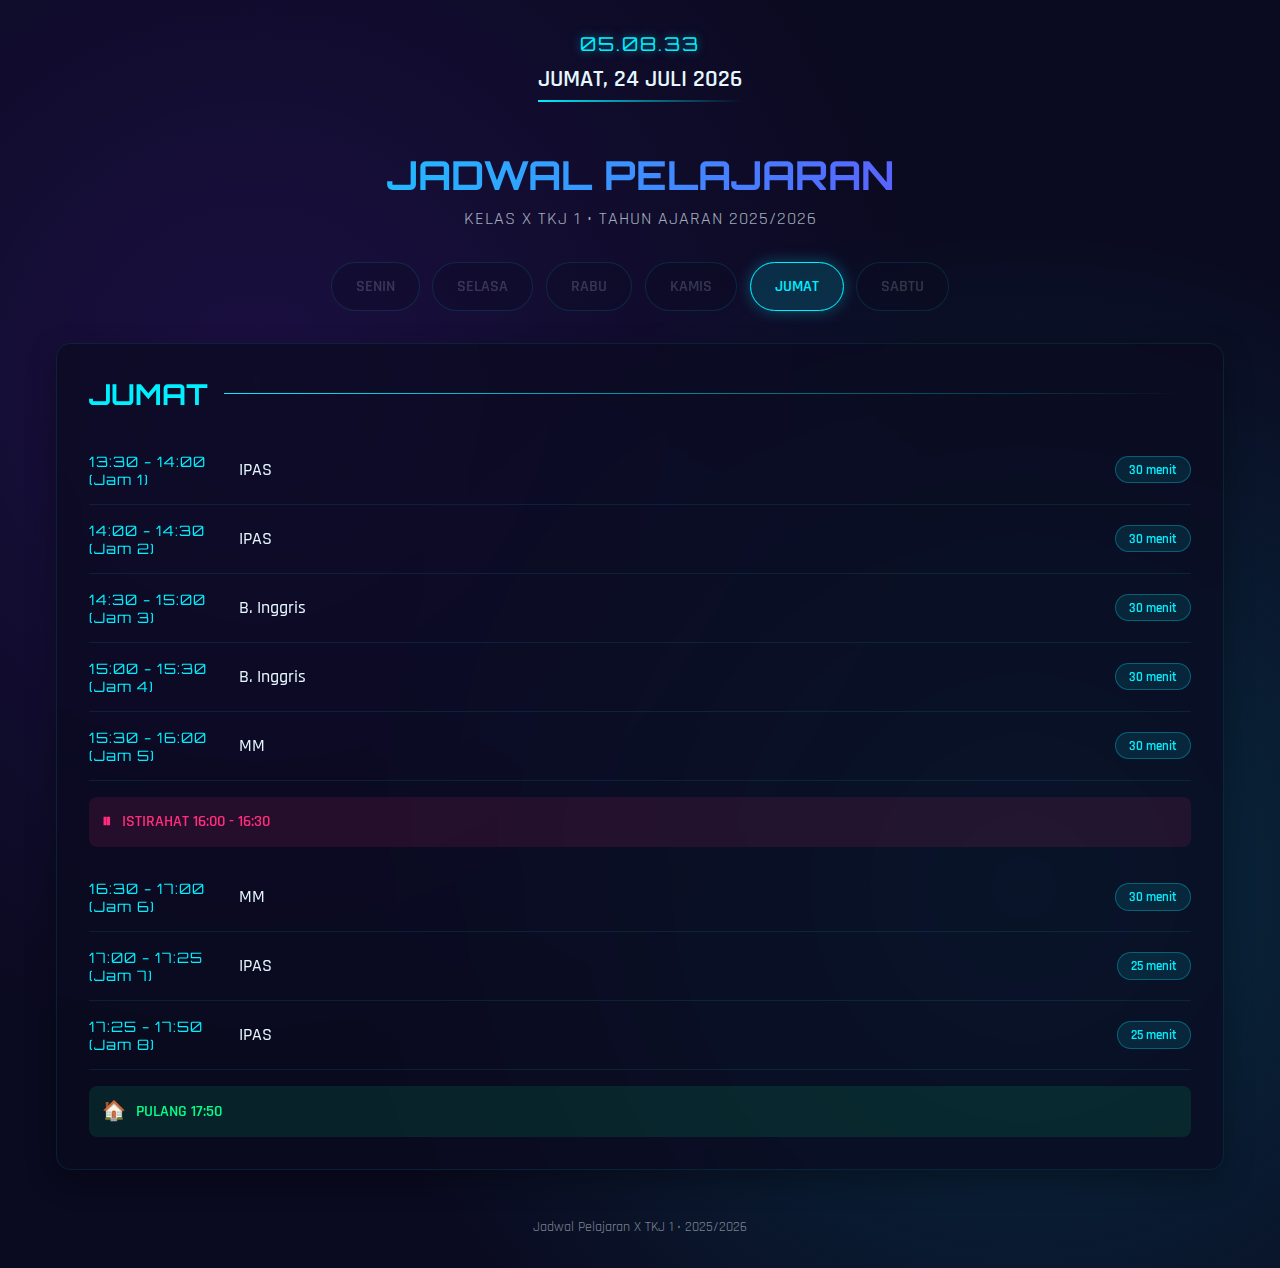
<file: loster/index.html>
<!DOCTYPE html>
<html lang="id">
<head>
    <meta charset="UTF-8">
    <meta name="viewport" content="width=device-width, initial-scale=1.0">
    <title>Jadwal X TKJ 1 | Jadwal Pelajaran</title>
    <link href="https://fonts.googleapis.com/css2?family=Orbitron:wght@400;500;700&family=Rajdhani:wght@500;600;700&display=swap" rel="stylesheet">
    <style>
        :root {
            --primary: #00f0ff;
            --secondary: #7b2dff;
            --accent: #ff2d7b;
            --dark: #0a0a20;
            --light: #e6f7ff;
            --card-bg: rgba(10, 10, 32, 0.7);
            --current-day: rgba(0, 240, 255, 0.15);
            --inactive-day: rgba(230, 247, 255, 0.3);
        }
        
        * {
            margin: 0;
            padding: 0;
            box-sizing: border-box;
        }
        
        body {
            font-family: 'Rajdhani', sans-serif;
            background-color: var(--dark);
            color: var(--light);
            background-image: 
                radial-gradient(circle at 20% 30%, rgba(123, 45, 255, 0.15) 0%, transparent 50%),
                radial-gradient(circle at 80% 70%, rgba(0, 240, 255, 0.15) 0%, transparent 50%);
            min-height: 100vh;
        }
        
        .container {
            max-width: 1200px;
            margin: 0 auto;
            padding: 2rem 1rem;
        }
        
        .time-container {
            text-align: center;
            margin-bottom: 2.5rem;
            position: relative;
        }
        
        .real-time {
            font-family: 'Orbitron', sans-serif;
            font-size: 1.2rem;
            letter-spacing: 2px;
            color: var(--primary);
            margin-bottom: 0.5rem;
            text-shadow: 0 0 10px rgba(0, 240, 255, 0.5);
        }
        
        .current-date {
            font-size: 1.5rem;
            font-weight: 600;
            margin-bottom: 1rem;
            position: relative;
            display: inline-block;
        }
        
        .current-date::after {
            content: '';
            position: absolute;
            bottom: -8px;
            left: 0;
            width: 100%;
            height: 2px;
            background: linear-gradient(90deg, var(--primary), transparent);
        }
        
        .header-title {
            font-family: 'Orbitron', sans-serif;
            font-size: 2.5rem;
            font-weight: 700;
            background: linear-gradient(90deg, var(--primary), var(--secondary));
            -webkit-background-clip: text;
            background-clip: text;
            color: transparent;
            text-align: center;
            margin-bottom: 0.5rem;
        }
        
        .header-subtitle {
            text-align: center;
            font-size: 1.1rem;
            color: rgba(230, 247, 255, 0.7);
            margin-bottom: 2rem;
            letter-spacing: 1px;
        }
        
        .nav-container {
            position: relative;
            margin-bottom: 2rem;
        }
        
        .mobile-menu-btn {
            display: none;
            background: rgba(10, 10, 32, 0.7);
            border: 1px solid rgba(0, 240, 255, 0.3);
            color: var(--primary);
            padding: 0.8rem 1.5rem;
            border-radius: 50px;
            font-weight: 600;
            cursor: pointer;
            margin: 0 auto;
            margin-bottom: 1rem;
            font-family: 'Rajdhani', sans-serif;
        }
        
        .mobile-menu-btn::after {
            content: '▼';
            margin-left: 8px;
            font-size: 0.8rem;
        }
        
        .mobile-menu-btn.active::after {
            content: '▲';
        }
        
        .days-navigation {
            display: flex;
            justify-content: center;
            gap: 0.8rem;
            flex-wrap: wrap;
            transition: all 0.3s ease;
        }
        
        .day-tab {
            padding: 0.8rem 1.5rem;
            border-radius: 50px;
            background: rgba(10, 10, 32, 0.5);
            border: 1px solid rgba(0, 240, 255, 0.2);
            color: var(--light);
            font-weight: 600;
            cursor: pointer;
            transition: all 0.3s ease;
            position: relative;
            overflow: hidden;
            font-size: 1rem;
            flex-shrink: 0;
        }
        
        .day-tab:hover {
            border-color: var(--primary);
        }
        
        .day-tab.active {
            background: var(--current-day);
            border-color: var(--primary);
            color: var(--primary);
            box-shadow: 0 0 15px rgba(0, 240, 255, 0.3);
        }
        
        .day-tab.inactive {
            opacity: 0.6;
            color: var(--inactive-day);
        }
        
        .day-tab.active::before {
            content: '';
            position: absolute;
            top: -2px;
            left: -2px;
            right: -2px;
            bottom: -2px;
            border-radius: 50px;
            border: 2px solid var(--primary);
            animation: pulse 2s infinite;
        }
        
        .schedule-container {
            display: none;
            animation: fadeIn 0.5s ease;
        }
        
        .schedule-container.active {
            display: block;
        }
        
        .schedule-card {
            background: var(--card-bg);
            backdrop-filter: blur(10px);
            border-radius: 15px;
            border: 1px solid rgba(0, 240, 255, 0.1);
            padding: 2rem;
            margin-bottom: 1.5rem;
            box-shadow: 0 10px 30px rgba(0, 0, 0, 0.3);
            transition: all 0.3s ease;
        }
        
        .day-title {
            font-family: 'Orbitron', sans-serif;
            font-size: 1.8rem;
            margin-bottom: 1.5rem;
            color: var(--primary);
            display: flex;
            align-items: center;
        }
        
        .day-title::after {
            content: '';
            flex: 1;
            height: 1px;
            background: linear-gradient(90deg, var(--primary), transparent);
            margin-left: 1rem;
        }
        
        .schedule-item {
            display: flex;
            align-items: center;
            padding: 1rem 0;
            border-bottom: 1px solid rgba(0, 240, 255, 0.1);
        }
        
        .schedule-item:last-child {
            border-bottom: none;
        }
        
        .hour {
            font-family: 'Orbitron', sans-serif;
            width: 150px;
            color: var(--primary);
            font-size: 0.9rem;
            letter-spacing: 1px;
        }
        
        .subject {
            flex: 1;
            font-size: 1.1rem;
            font-weight: 500;
        }
        
        .session-badge {
            background: rgba(0, 240, 255, 0.1);
            color: var(--primary);
            padding: 0.3rem 0.8rem;
            border-radius: 50px;
            font-size: 0.8rem;
            font-weight: 600;
            border: 1px solid rgba(0, 240, 255, 0.3);
        }
        
        .break-time {
            color: var(--accent);
            font-weight: 600;
            margin: 1rem 0;
            padding: 0.8rem;
            background: rgba(255, 45, 123, 0.1);
            border-radius: 8px;
            display: flex;
            align-items: center;
        }
        
        .break-time::before {
            content: '⏸';
            margin-right: 10px;
            font-size: 1.2rem;
        }
        
        .home-time {
            color: #00ff88;
            font-weight: 600;
            margin-top: 1rem;
            padding: 0.8rem;
            background: rgba(0, 255, 136, 0.1);
            border-radius: 8px;
            display: flex;
            align-items: center;
        }
        
        .home-time::before {
            content: '🏠';
            margin-right: 10px;
            font-size: 1.2rem;
        }
        
        footer {
            text-align: center;
            margin-top: 3rem;
            color: rgba(230, 247, 255, 0.5);
            font-size: 0.9rem;
        }
        
        @keyframes pulse {
            0% { opacity: 0.7; }
            50% { opacity: 0.3; }
            100% { opacity: 0.7; }
        }
        
        @keyframes fadeIn {
            from { opacity: 0; transform: translateY(20px); }
            to { opacity: 1; transform: translateY(0); }
        }
        
        @media (max-width: 768px) {
            .container {
                padding: 1.5rem 1rem;
            }
            
            .header-title {
                font-size: 2rem;
            }
            
            .mobile-menu-btn {
                display: block;
            }
            
            .days-navigation {
                display: none;
                flex-direction: column;
                align-items: center;
                gap: 0.5rem;
                padding: 1rem;
                background: rgba(10, 10, 32, 0.9);
                border-radius: 15px;
                border: 1px solid rgba(0, 240, 255, 0.2);
                margin-bottom: 1rem;
            }
            
            .days-navigation.active {
                display: flex;
            }
            
            .day-tab {
                width: 100%;
                text-align: center;
                padding: 0.8rem;
            }
            
            .schedule-card {
                padding: 1.5rem;
            }
            
            .day-title {
                font-size: 1.5rem;
            }
            
            .schedule-item {
                flex-direction: column;
                align-items: flex-start;
                gap: 0.5rem;
            }
            
            .hour {
                width: 100%;
            }
        }
    </style>
</head>
<body>
    <div class="container">
        <div class="time-container">
            <div class="real-time" id="real-time">00:00:00</div>
            <div class="current-date" id="current-date">Hari, DD MMMM YYYY</div>
        </div>
        
        <h1 class="header-title">JADWAL PELAJARAN</h1>
        <p class="header-subtitle">KELAS X TKJ 1 • TAHUN AJARAN 2025/2026</p>
        
        <div class="nav-container">
            <button class="mobile-menu-btn" id="mobile-menu-btn">HARI</button>
            <div class="days-navigation" id="days-navigation">
                <div class="day-tab" data-day="senin">SENIN</div>
                <div class="day-tab" data-day="selasa">SELASA</div>
                <div class="day-tab" data-day="rabu">RABU</div>
                <div class="day-tab" data-day="kamis">KAMIS</div>
                <div class="day-tab" data-day="jumat">JUMAT</div>
                <div class="day-tab" data-day="sabtu">SABTU</div>
            </div>
        </div>
        
        <!-- Jadwal untuk semua hari (hanya yang aktif akan ditampilkan) -->
        <!-- Senin -->
        <div class="schedule-container" id="senin-schedule">
            <div class="schedule-card">
                <h2 class="day-title">SENIN</h2>
                <div class="schedule-item">
                    <div class="hour">13:30 - 14:00 (Jam 1)</div>
                    <div class="subject">Informatika</div>
                    <div class="session-badge">30 menit</div>
                </div>
                <div class="schedule-item">
                    <div class="hour">14:00 - 14:30 (Jam 2)</div>
                    <div class="subject">Informatika</div>
                    <div class="session-badge">30 menit</div>
                </div>
                <div class="schedule-item">
                    <div class="hour">14:30 - 15:00 (Jam 3)</div>
                    <div class="subject">Informatika</div>
                    <div class="session-badge">30 menit</div>
                </div>
                <div class="schedule-item">
                    <div class="hour">15:00 - 15:30 (Jam 4)</div>
                    <div class="subject">Informatika</div>
                    <div class="session-badge">30 menit</div>
                </div>
                <div class="schedule-item">
                    <div class="hour">15:30 - 16:00 (Jam 5)</div>
                    <div class="subject">Sejarah</div>
                    <div class="session-badge">30 menit</div>
                </div>
                <div class="break-time">
                    ISTIRAHAT 16:00 - 16:30
                </div>
                <div class="schedule-item">
                    <div class="hour">16:30 - 17:00 (Jam 6)</div>
                    <div class="subject">Sejarah</div>
                    <div class="session-badge">30 menit</div>
                </div>
                <div class="schedule-item">
                    <div class="hour">17:00 - 17:25 (Jam 7)</div>
                    <div class="subject">SBK</div>
                    <div class="session-badge">25 menit</div>
                </div>
                <div class="schedule-item">
                    <div class="hour">17:25 - 17:50 (Jam 8)</div>
                    <div class="subject">SBK</div>
                    <div class="session-badge">25 menit</div>
                </div>
                <div class="home-time">
                    PULANG 17:50
                </div>
            </div>
        </div>
        
        <!-- Selasa -->
        <div class="schedule-container" id="selasa-schedule">
            <div class="schedule-card">
                <h2 class="day-title">SELASA</h2>
                <div class="schedule-item">
                    <div class="hour">13:30 - 14:00 (Jam 1)</div>
                    <div class="subject">OKM</div>
                    <div class="session-badge">30 menit</div>
                </div>
                <div class="schedule-item">
                    <div class="hour">14:00 - 14:30 (Jam 2)</div>
                    <div class="subject">OKM</div>
                    <div class="session-badge">30 menit</div>
                </div>
                <div class="schedule-item">
                    <div class="hour">14:30 - 15:00 (Jam 3)</div>
                    <div class="subject">B. Indonesia</div>
                    <div class="session-badge">30 menit</div>
                </div>
                <div class="schedule-item">
                    <div class="hour">15:00 - 15:30 (Jam 4)</div>
                    <div class="subject">B. Indonesia</div>
                    <div class="session-badge">30 menit</div>
                </div>
                <div class="schedule-item">
                    <div class="hour">15:30 - 16:00 (Jam 5)</div>
                    <div class="subject">PKN</div>
                    <div class="session-badge">30 menit</div>
                </div>
                <div class="break-time">
                    ISTIRAHAT 16:00 - 16:30
                </div>
                <div class="schedule-item">
                    <div class="hour">16:30 - 17:00 (Jam 6)</div>
                    <div class="subject">PKN</div>
                    <div class="session-badge">30 menit</div>
                </div>
                <div class="schedule-item">
                    <div class="hour">17:00 - 17:25 (Jam 7)</div>
                    <div class="subject">IPAS</div>
                    <div class="session-badge">25 menit</div>
                </div>
                <div class="schedule-item">
                    <div class="hour">17:25 - 17:50 (Jam 8)</div>
                    <div class="subject">IPAS</div>
                    <div class="session-badge">25 menit</div>
                </div>
                <div class="home-time">
                    PULANG 17:50
                </div>
            </div>
        </div>
        
        <!-- Rabu -->
        <div class="schedule-container" id="rabu-schedule">
            <div class="schedule-card">
                <h2 class="day-title">RABU</h2>
                <div class="schedule-item">
                    <div class="hour">13:30 - 14:00 (Jam 1)</div>
                    <div class="subject">DTKJ 1</div>
                    <div class="session-badge">30 menit</div>
                </div>
                <div class="schedule-item">
                    <div class="hour">14:00 - 14:30 (Jam 2)</div>
                    <div class="subject">DTKJ 1</div>
                    <div class="session-badge">30 menit</div>
                </div>
                <div class="schedule-item">
                    <div class="hour">14:30 - 15:00 (Jam 3)</div>
                    <div class="subject">DTKJ 1</div>
                    <div class="session-badge">30 menit</div>
                </div>
                <div class="schedule-item">
                    <div class="hour">15:00 - 15:30 (Jam 4)</div>
                    <div class="subject">DTKJ 1</div>
                    <div class="session-badge">30 menit</div>
                </div>
                <div class="schedule-item">
                    <div class="hour">15:30 - 16:00 (Jam 5)</div>
                    <div class="subject">PAI</div>
                    <div class="session-badge">30 menit</div>
                </div>
                <div class="break-time">
                    ISTIRAHAT 16:00 - 16:30
                </div>
                <div class="schedule-item">
                    <div class="hour">16:30 - 17:00 (Jam 6)</div>
                    <div class="subject">PJOK</div>
                    <div class="session-badge">30 menit</div>
                </div>
                <div class="schedule-item">
                    <div class="hour">17:00 - 17:25 (Jam 7)</div>
                    <div class="subject">PJOK</div>
                    <div class="session-badge">25 menit</div>
                </div>
                <div class="schedule-item">
                    <div class="hour">17:25 - 17:50 (Jam 8)</div>
                    <div class="subject">PJOK</div>
                    <div class="session-badge">25 menit</div>
                </div>
                <div class="home-time">
                    PULANG 17:50
                </div>
            </div>
        </div>
        
        <!-- Kamis -->
        <div class="schedule-container" id="kamis-schedule">
            <div class="schedule-card">
                <h2 class="day-title">KAMIS</h2>
                <div class="schedule-item">
                    <div class="hour">13:30 - 14:00 (Jam 1)</div>
                    <div class="subject">DTJKT 1</div>
                    <div class="session-badge">30 menit</div>
                </div>
                <div class="schedule-item">
                    <div class="hour">14:00 - 14:30 (Jam 2)</div>
                    <div class="subject">DTJKT 1</div>
                    <div class="session-badge">30 menit</div>
                </div>
                <div class="schedule-item">
                    <div class="hour">14:30 - 15:00 (Jam 3)</div>
                    <div class="subject">MM</div>
                    <div class="session-badge">30 menit</div>
                </div>
                <div class="schedule-item">
                    <div class="hour">15:00 - 15:30 (Jam 4)</div>
                    <div class="subject">MM</div>
                    <div class="session-badge">30 menit</div>
                </div>
                <div class="schedule-item">
                    <div class="hour">15:30 - 16:00 (Jam 5)</div>
                    <div class="subject">DTJKT 2</div>
                    <div class="session-badge">30 menit</div>
                </div>
                <div class="break-time">
                    ISTIRAHAT 16:00 - 16:30
                </div>
                <div class="schedule-item">
                    <div class="hour">16:30 - 17:00 (Jam 6)</div>
                    <div class="subject">DTJKT 2</div>
                    <div class="session-badge">30 menit</div>
                </div>
                <div class="schedule-item">
                    <div class="hour">17:00 - 17:25 (Jam 7)</div>
                    <div class="subject">B. Inggris</div>
                    <div class="session-badge">25 menit</div>
                </div>
                <div class="schedule-item">
                    <div class="hour">17:25 - 17:50 (Jam 8)</div>
                    <div class="subject">B. Inggris</div>
                    <div class="session-badge">25 menit</div>
                </div>
                <div class="home-time">
                    PULANG 17:50
                </div>
            </div>
        </div>
        
        <!-- Jumat -->
        <div class="schedule-container" id="jumat-schedule">
            <div class="schedule-card">
                <h2 class="day-title">JUMAT</h2>
                <div class="schedule-item">
                    <div class="hour">13:30 - 14:00 (Jam 1)</div>
                    <div class="subject">IPAS</div>
                    <div class="session-badge">30 menit</div>
                </div>
                <div class="schedule-item">
                    <div class="hour">14:00 - 14:30 (Jam 2)</div>
                    <div class="subject">IPAS</div>
                    <div class="session-badge">30 menit</div>
                </div>
                <div class="schedule-item">
                    <div class="hour">14:30 - 15:00 (Jam 3)</div>
                    <div class="subject">B. Inggris</div>
                    <div class="session-badge">30 menit</div>
                </div>
                <div class="schedule-item">
                    <div class="hour">15:00 - 15:30 (Jam 4)</div>
                    <div class="subject">B. Inggris</div>
                    <div class="session-badge">30 menit</div>
                </div>
                <div class="schedule-item">
                    <div class="hour">15:30 - 16:00 (Jam 5)</div>
                    <div class="subject">MM</div>
                    <div class="session-badge">30 menit</div>
                </div>
                <div class="break-time">
                    ISTIRAHAT 16:00 - 16:30
                </div>
                <div class="schedule-item">
                    <div class="hour">16:30 - 17:00 (Jam 6)</div>
                    <div class="subject">MM</div>
                    <div class="session-badge">30 menit</div>
                </div>
                <div class="schedule-item">
                    <div class="hour">17:00 - 17:25 (Jam 7)</div>
                    <div class="subject">IPAS</div>
                    <div class="session-badge">25 menit</div>
                </div>
                <div class="schedule-item">
                    <div class="hour">17:25 - 17:50 (Jam 8)</div>
                    <div class="subject">IPAS</div>
                    <div class="session-badge">25 menit</div>
                </div>
                <div class="home-time">
                    PULANG 17:50
                </div>
            </div>
        </div>
        
        <!-- Sabtu -->
        <div class="schedule-container" id="sabtu-schedule">
            <div class="schedule-card">
                <h2 class="day-title">SABTU</h2>
                <div class="schedule-item">
                    <div class="hour">13:30 - 14:00 (Jam 1)</div>
                    <div class="subject">DTJKT 2</div>
                    <div class="session-badge">30 menit</div>
                </div>
                <div class="schedule-item">
                    <div class="hour">14:00 - 14:30 (Jam 2)</div>
                    <div class="subject">DTJKT 2</div>
                    <div class="session-badge">30 menit</div>
                </div>
                <div class="schedule-item">
                    <div class="hour">14:30 - 15:00 (Jam 3)</div>
                    <div class="subject">DTJKT 2</div>
                    <div class="session-badge">30 menit</div>
                </div>
                <div class="schedule-item">
                    <div class="hour">15:00 - 15:30 (Jam 4)</div>
                    <div class="subject">DTJKT 2</div>
                    <div class="session-badge">30 menit</div>
                </div>
                <div class="schedule-item">
                    <div class="hour">15:30 - 16:00 (Jam 5)</div>
                    <div class="subject">PAI</div>
                    <div class="session-badge">30 menit</div>
                </div>
                <div class="break-time">
                    ISTIRAHAT 16:00 - 16:30
                </div>
                <div class="schedule-item">
                    <div class="hour">16:30 - 17:00 (Jam 6)</div>
                    <div class="subject">PAI</div>
                    <div class="session-badge">30 menit</div>
                </div>
                <div class="schedule-item">
                    <div class="hour">17:00 - 17:25 (Jam 7)</div>
                    <div class="subject">B. Indonesia</div>
                    <div class="session-badge">25 menit</div>
                </div>
                <div class="schedule-item">
                    <div class="hour">17:25 - 17:50 (Jam 8)</div>
                    <div class="subject">B. Indonesia</div>
                    <div class="session-badge">25 menit</div>
                </div>
                <div class="home-time">
                    PULANG 17:50
                </div>
            </div>
        </div>
        
        <footer>
            <p> Jadwal Pelajaran X TKJ 1 • 2025/2026 </p>
        </footer>
    </div>

    <script>
        document.addEventListener('DOMContentLoaded', function() {
            // Real-time clock
            function updateClock() {
                const now = new Date();
                const timeStr = now.toLocaleTimeString('id-ID', { hour12: false });
                const dateStr = now.toLocaleDateString('id-ID', { 
                    weekday: 'long', 
                    day: 'numeric', 
                    month: 'long', 
                    year: 'numeric' 
                }).toUpperCase();
                
                document.getElementById('real-time').textContent = timeStr;
                document.getElementById('current-date').textContent = dateStr;
            }
            
            setInterval(updateClock, 1000);
            updateClock();
            
            // Mobile menu toggle
            const mobileMenuBtn = document.getElementById('mobile-menu-btn');
            const daysNavigation = document.getElementById('days-navigation');
            
            mobileMenuBtn.addEventListener('click', function() {
                daysNavigation.classList.toggle('active');
                this.classList.toggle('active');
            });
            
            // Day navigation
            const dayTabs = document.querySelectorAll('.day-tab');
            const scheduleContainers = document.querySelectorAll('.schedule-container');
            
            // Get current day
            const days = ['minggu', 'senin', 'selasa', 'rabu', 'kamis', 'jumat', 'sabtu'];
            const today = new Date().getDay();
            const todayId = days[today];
            
            // Activate day and scroll to schedule
            function activateDay(dayId) {
                // Deactivate all
                dayTabs.forEach(tab => {
                    tab.classList.remove('active');
                    if (tab.getAttribute('data-day') !== dayId) {
                        tab.classList.add('inactive');
                    } else {
                        tab.classList.remove('inactive');
                    }
                });
                
                // Hide all schedules
                scheduleContainers.forEach(container => {
                    container.classList.remove('active');
                });
                
                // Activate selected
                document.querySelector(`.day-tab[data-day="${dayId}"]`).classList.add('active');
                const activeSchedule = document.getElementById(`${dayId}-schedule`);
                activeSchedule.classList.add('active');
                
                // Close mobile menu if open
                if (daysNavigation.classList.contains('active')) {
                    daysNavigation.classList.remove('active');
                    mobileMenuBtn.classList.remove('active');
                }
                
                // Scroll to the schedule container with smooth behavior
                activeSchedule.scrollIntoView({
                    behavior: 'smooth',
                    block: 'start'
                });
            }
            
            // Set today as default if it's a weekday
            if (todayId !== 'minggu') {
                activateDay(todayId);
            } else {
                // Default to Monday if it's Sunday
                activateDay('senin');
            }
            
            // Tab click event
            dayTabs.forEach(tab => {
                tab.addEventListener('click', function() {
                    const dayId = this.getAttribute('data-day');
                    activateDay(dayId);
                });
            });
            
            // Highlight current time in schedule
            function highlightCurrentClass() {
                const now = new Date();
                const currentHours = now.getHours();
                const currentMinutes = now.getMinutes();
                const currentTime = currentHours * 60 + currentMinutes;
                
                // Only highlight if it's a weekday and between 13:30-17:50
                if (todayId !== 'minggu' && currentTime >= 13*60+30 && currentTime <= 17*60+50) {
                    const allHours = document.querySelectorAll('.hour');
                    
                    allHours.forEach(hourElement => {
                        const hourText = hourElement.textContent;
                        const timeMatch = hourText.match(/(\d{2}):(\d{2})/);
                        
                        if (timeMatch) {
                            const hour = parseInt(timeMatch[1]);
                            const minute = parseInt(timeMatch[2]);
                            const scheduleTime = hour * 60 + minute;
                            
                            // Highlight if current time is within this class period
                            if (Math.abs(currentTime - scheduleTime) <= 30) {
                                hourElement.style.color = 'var(--accent)';
                                hourElement.style.fontWeight = '700';
                                hourElement.parentElement.style.background = 'rgba(255, 45, 123, 0.1)';
                                hourElement.parentElement.style.borderLeft = '3px solid var(--accent)';
                            } else {
                                hourElement.style.color = '';
                                hourElement.style.fontWeight = '';
                                hourElement.parentElement.style.background = '';
                                hourElement.parentElement.style.borderLeft = '';
                            }
                        }
                    });
                }
            }
            
            highlightCurrentClass();
            setInterval(highlightCurrentClass, 60000); // Update every minute
        });
    </script>
</body>
</html>
</file>
